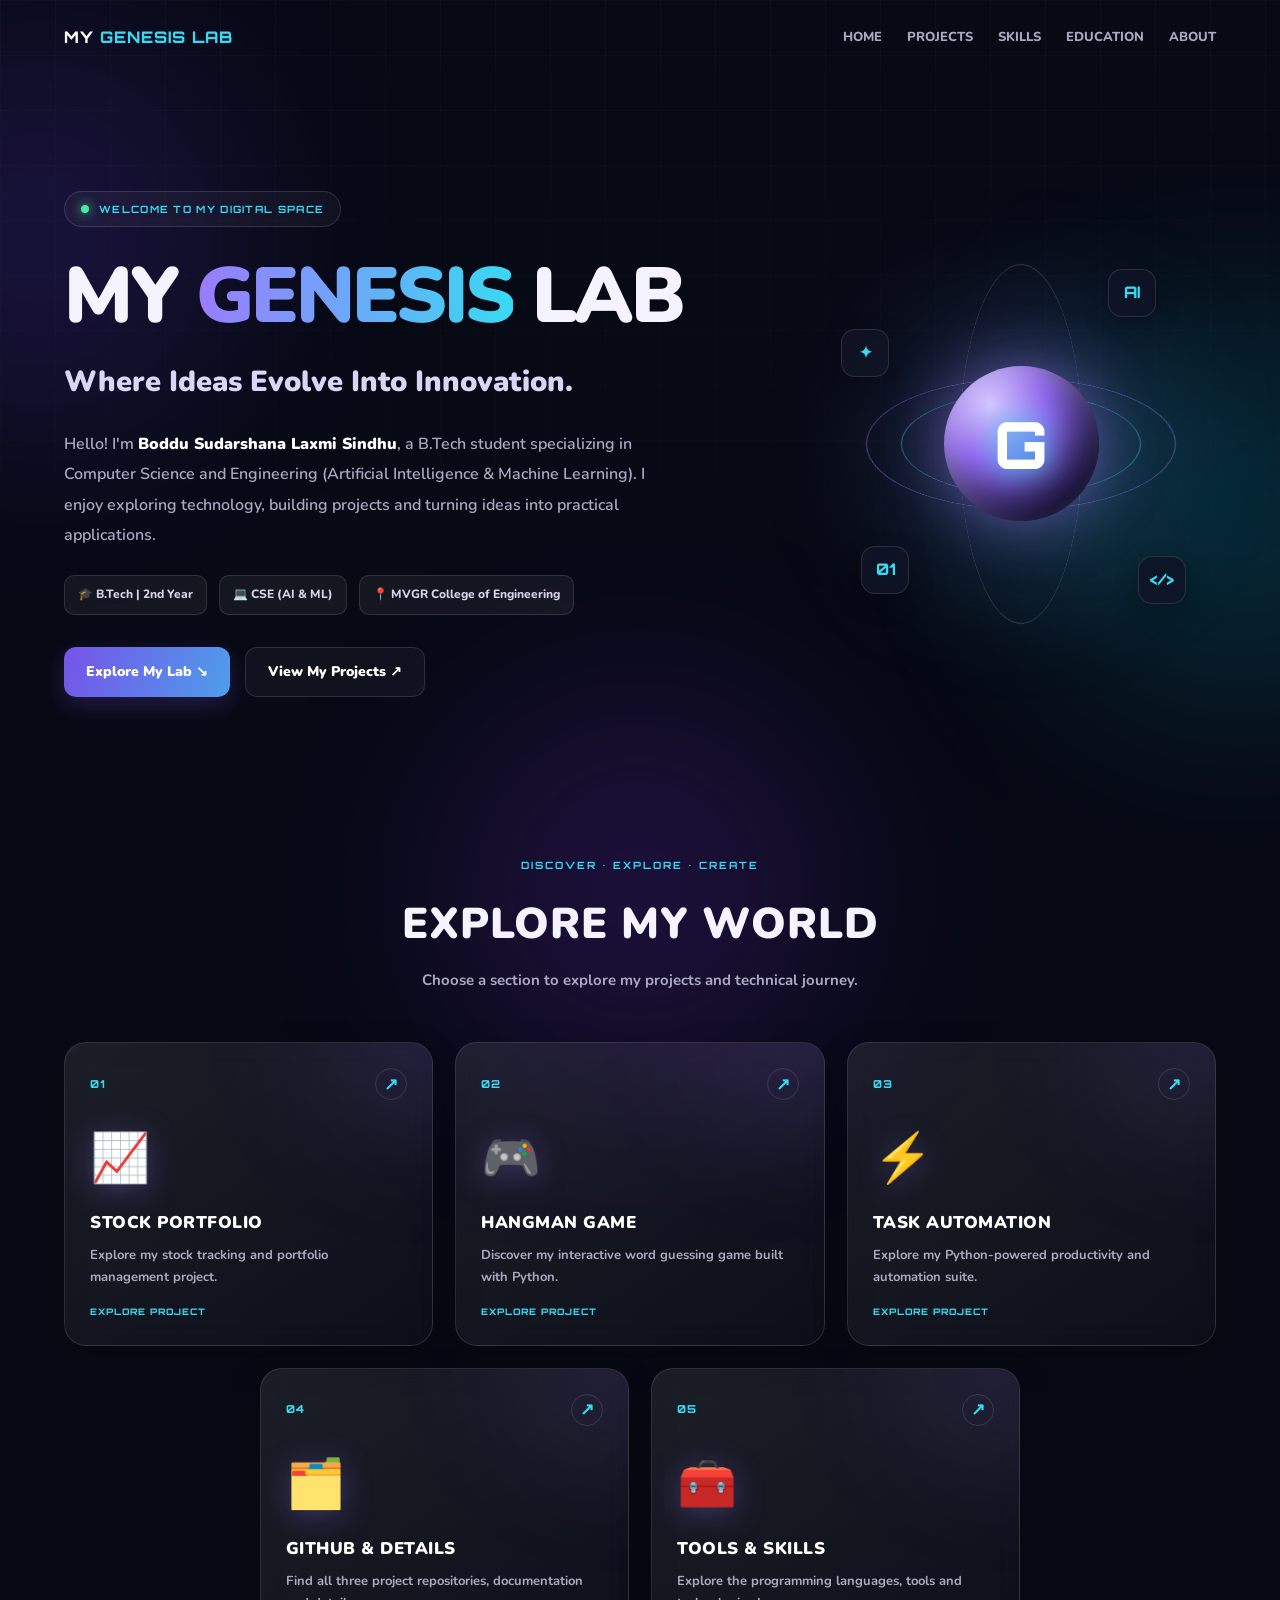
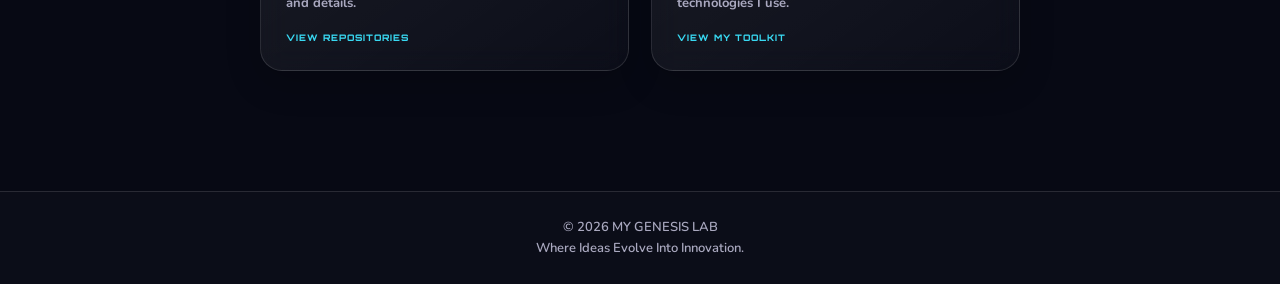
<file: index.html>
<!DOCTYPE html>
<html lang="en">
<head>
    <meta charset="UTF-8">
    <meta name="viewport" content="width=device-width, initial-scale=1.0">
    <meta name="description" content="MY GENESIS LAB - Portfolio of Boddu Sudarshana Laxmi Sindhu, B.Tech CSE AI & ML student.">
    <title>MY GENESIS LAB | Boddu Sudarshana Laxmi Sindhu</title>

    <!-- Fonts: Nunito for thick, friendly text and Orbitron for futuristic accents -->
    <link href="https://fonts.googleapis.com/css2?family=Nunito:wght@400;500;600;700;800;900;1000&family=Orbitron:wght@500;600;700;800&display=swap" rel="stylesheet">

    <!-- Stylesheets -->
    <link rel="stylesheet" href="css/style.css">
    <link rel="stylesheet" href="css/animations.css">
    <link rel="stylesheet" href="css/components.css">
    <link rel="stylesheet" href="css/responsive.css">
</head>

<body data-page="home">

    <!-- Loading Screen -->
    <div class="loader" id="loader">
        <div class="loader-content">
            <div class="loader-ring"></div>
            <h2>MY GENESIS LAB</h2>
            <p>Where Ideas Evolve Into Innovation.</p>
        </div>
    </div>

    <!-- Background Effects -->
    <div class="background-grid"></div>
    <div class="orb orb-one"></div>
    <div class="orb orb-two"></div>
    <div class="orb orb-three"></div>

    <!-- Navigation will be inserted by navigation.js -->
    <header id="site-header"></header>

    <!-- Main Content -->
    <main>

        <!-- Hero Section -->
        <section class="hero">

            <div class="hero-content">
                <div class="hero-label">
                    <span class="status-dot"></span>
                    WELCOME TO MY DIGITAL SPACE
                </div>

                <h1>
                    MY <span>GENESIS</span> LAB
                </h1>

                <h2>Where Ideas Evolve Into Innovation.</h2>

                <p class="hero-description">
                    Hello! I'm <strong>Boddu Sudarshana Laxmi Sindhu</strong>,
                    a B.Tech student specializing in Computer Science and
                    Engineering (Artificial Intelligence & Machine Learning).
                    I enjoy exploring technology, building projects and
                    turning ideas into practical applications.
                </p>

                <div class="hero-details">
                    <span>🎓 B.Tech | 2nd Year</span>
                    <span>💻 CSE (AI & ML)</span>
                    <span>📍 MVGR College of Engineering</span>
                </div>

                <div class="hero-buttons">
                    <a href="#dashboard" class="btn-primary">Explore My Lab ↘</a>
                    <a href="pages/projects.html" class="btn-outline">View My Projects ↗</a>
                </div>
            </div>

            <!-- Decorative 3D Element -->
            <div class="hero-visual">
                <div class="visual-glow"></div>
                <div class="orbit orbit-one"></div>
                <div class="orbit orbit-two"></div>
                <div class="orbit orbit-three"></div>

                <div class="core-sphere">
                    <div class="sphere-inner">G</div>
                </div>

                <div class="floating-symbol symbol-one">AI</div>
                <div class="floating-symbol symbol-two">&lt;/&gt;</div>
                <div class="floating-symbol symbol-three">✦</div>
                <div class="floating-symbol symbol-four">01</div>
            </div>

        </section>

        <!-- Dashboard Section -->
        <section class="dashboard-section" id="dashboard">

            <div class="section-heading">
                <span class="section-kicker">DISCOVER • EXPLORE • CREATE</span>
                <h2>EXPLORE MY WORLD</h2>
                <p>Choose a section to explore my projects and technical journey.</p>
            </div>

            <!-- Exactly 5 interactive dashboard cards -->
            <div class="dashboard-grid">

                <!-- 01 Stock Portfolio -->
                <a href="pages/stock-portfolio.html" class="dashboard-card">
                    <div class="card-top">
                        <span class="card-number">01</span>
                        <span class="card-arrow">↗</span>
                    </div>
                    <div class="card-icon">📈</div>
                    <h3>STOCK PORTFOLIO</h3>
                    <p>Explore my stock tracking and portfolio management project.</p>
                    <span class="card-link">EXPLORE PROJECT</span>
                </a>

                <!-- 02 Hangman Game -->
                <a href="pages/hangman.html" class="dashboard-card">
                    <div class="card-top">
                        <span class="card-number">02</span>
                        <span class="card-arrow">↗</span>
                    </div>
                    <div class="card-icon">🎮</div>
                    <h3>HANGMAN GAME</h3>
                    <p>Discover my interactive word guessing game built with Python.</p>
                    <span class="card-link">EXPLORE PROJECT</span>
                </a>

                <!-- 03 Task Automation -->
                <a href="pages/taskflow.html" class="dashboard-card">
                    <div class="card-top">
                        <span class="card-number">03</span>
                        <span class="card-arrow">↗</span>
                    </div>
                    <div class="card-icon">⚡</div>
                    <h3>TASK AUTOMATION</h3>
                    <p>Explore my Python-powered productivity and automation suite.</p>
                    <span class="card-link">EXPLORE PROJECT</span>
                </a>

                <!-- 04 GitHub and Project Details -->
                <a href="pages/projects.html" class="dashboard-card">
                    <div class="card-top">
                        <span class="card-number">04</span>
                        <span class="card-arrow">↗</span>
                    </div>
                    <div class="card-icon">🗂️</div>
                    <h3>GITHUB & DETAILS</h3>
                    <p>Find all three project repositories, documentation and details.</p>
                    <span class="card-link">VIEW REPOSITORIES</span>
                </a>

                <!-- 05 Tools and Skills -->
                <a href="pages/skills.html" class="dashboard-card">
                    <div class="card-top">
                        <span class="card-number">05</span>
                        <span class="card-arrow">↗</span>
                    </div>
                    <div class="card-icon">🧰</div>
                    <h3>TOOLS & SKILLS</h3>
                    <p>Explore the programming languages, tools and technologies I use.</p>
                    <span class="card-link">VIEW MY TOOLKIT</span>
                </a>

            </div>
        </section>

    </main>

    <!-- Footer will be inserted by navigation.js -->
    <footer id="site-footer"></footer>

    <!-- JavaScript -->
    <script src="js/navigation.js"></script>
    <script src="js/animations.js"></script>
    <script src="js/projects.js"></script>
    <script src="js/main.js"></script>

</body>
</html>
</file>
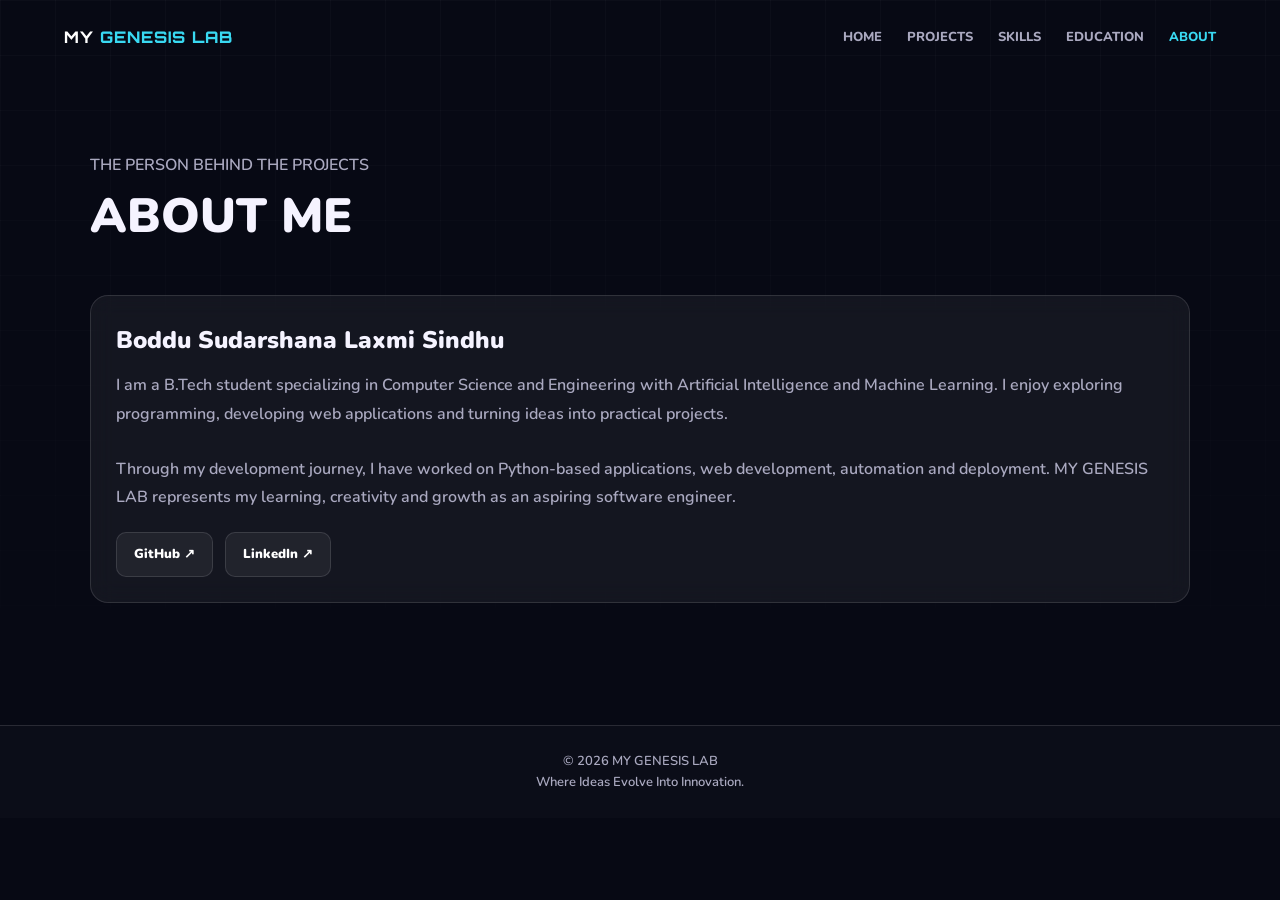
<file: pages/about.html>
<!DOCTYPE html>
<html lang="en">
<head>
    <meta charset="UTF-8">
    <meta name="viewport" content="width=device-width, initial-scale=1.0">
    <title>About Me | MY GENESIS LAB</title>

    <!-- Google Fonts -->
    <link href="https://fonts.googleapis.com/css2?family=Nunito:wght@400;500;600;700;800;900;1000&family=Orbitron:wght@500;600;700;800&display=swap" rel="stylesheet">

    <!-- CSS Files -->
    <link rel="stylesheet" href="../css/style.css">
    <link rel="stylesheet" href="../css/animations.css">
    <link rel="stylesheet" href="../css/components.css">
    <link rel="stylesheet" href="../css/responsive.css">
</head>

<body data-page="about">

<div class="background-grid"></div>
<div id="site-header"></div>

<main class="page-container">
    <div class="page-heading">
        <p>THE PERSON BEHIND THE PROJECTS</p>
        <h1>ABOUT <span>ME</span></h1>
    </div>

    <div class="content-card">
        <h2>Boddu Sudarshana Laxmi Sindhu</h2>
        <p>
            I am a B.Tech student specializing in Computer Science and
            Engineering with Artificial Intelligence and Machine Learning.
            I enjoy exploring programming, developing web applications
            and turning ideas into practical projects.
        </p>
        <br>
        <p>
            Through my development journey, I have worked on Python-based
            applications, web development, automation and deployment.
            MY GENESIS LAB represents my learning, creativity and growth
            as an aspiring software engineer.
        </p>

        <div class="profile-links">
            <a href="https://github.com/sindhu-m2" target="_blank" rel="noopener noreferrer">GitHub ↗</a>

            <a href="https://www.linkedin.com/in/boddu-sudarshana-laxmi-sindhu-651ab63b5" target="_blank" rel="noopener noreferrer">LinkedIn ↗</a>
        </div>
    </div>
</main>

<div id="site-footer"></div>

<script src="../js/navigation.js"></script>
<script src="../js/animations.js"></script>
<script src="../js/main.js"></script>
</body>
</html>
</file>
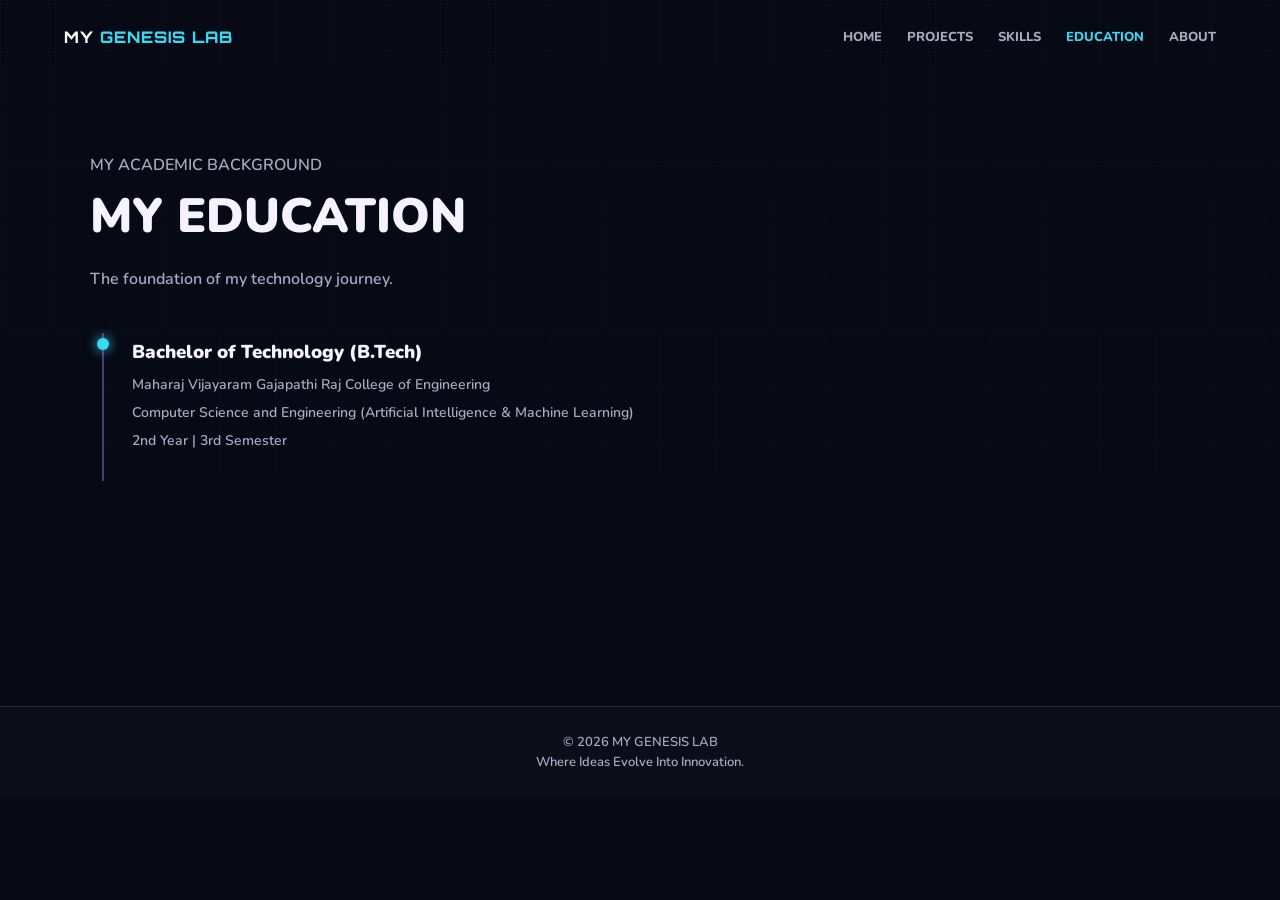
<file: pages/education.html>
<!DOCTYPE html>
<html lang="en">
<head>
    <meta charset="UTF-8">
    <meta name="viewport" content="width=device-width, initial-scale=1.0">
    <title>Education | MY GENESIS LAB</title>

    <!-- Google Fonts -->
    <link href="https://fonts.googleapis.com/css2?family=Nunito:wght@400;500;600;700;800;900;1000&family=Orbitron:wght@500;600;700;800&display=swap" rel="stylesheet">

    <!-- CSS Files -->
    <link rel="stylesheet" href="../css/style.css">
    <link rel="stylesheet" href="../css/animations.css">
    <link rel="stylesheet" href="../css/components.css">
    <link rel="stylesheet" href="../css/responsive.css">
</head>

<body data-page="education">

<div class="background-grid"></div>
<div id="site-header"></div>

<main class="page-container">
    <div class="page-heading">
        <p>MY ACADEMIC BACKGROUND</p>
        <h1>MY <span>EDUCATION</span></h1>
        <p class="subtitle">The foundation of my technology journey.</p>
    </div>

    <div class="timeline-item">
        <h3>Bachelor of Technology (B.Tech)</h3>
        <p>Maharaj Vijayaram Gajapathi Raj College of Engineering</p>
        <p>Computer Science and Engineering (Artificial Intelligence & Machine Learning)</p>
        <p>2nd Year | 3rd Semester</p>
    </div>
</main>

<div id="site-footer"></div>

<script src="../js/navigation.js"></script>
<script src="../js/animations.js"></script>
<script src="../js/main.js"></script>
</body>
</html>
</file>
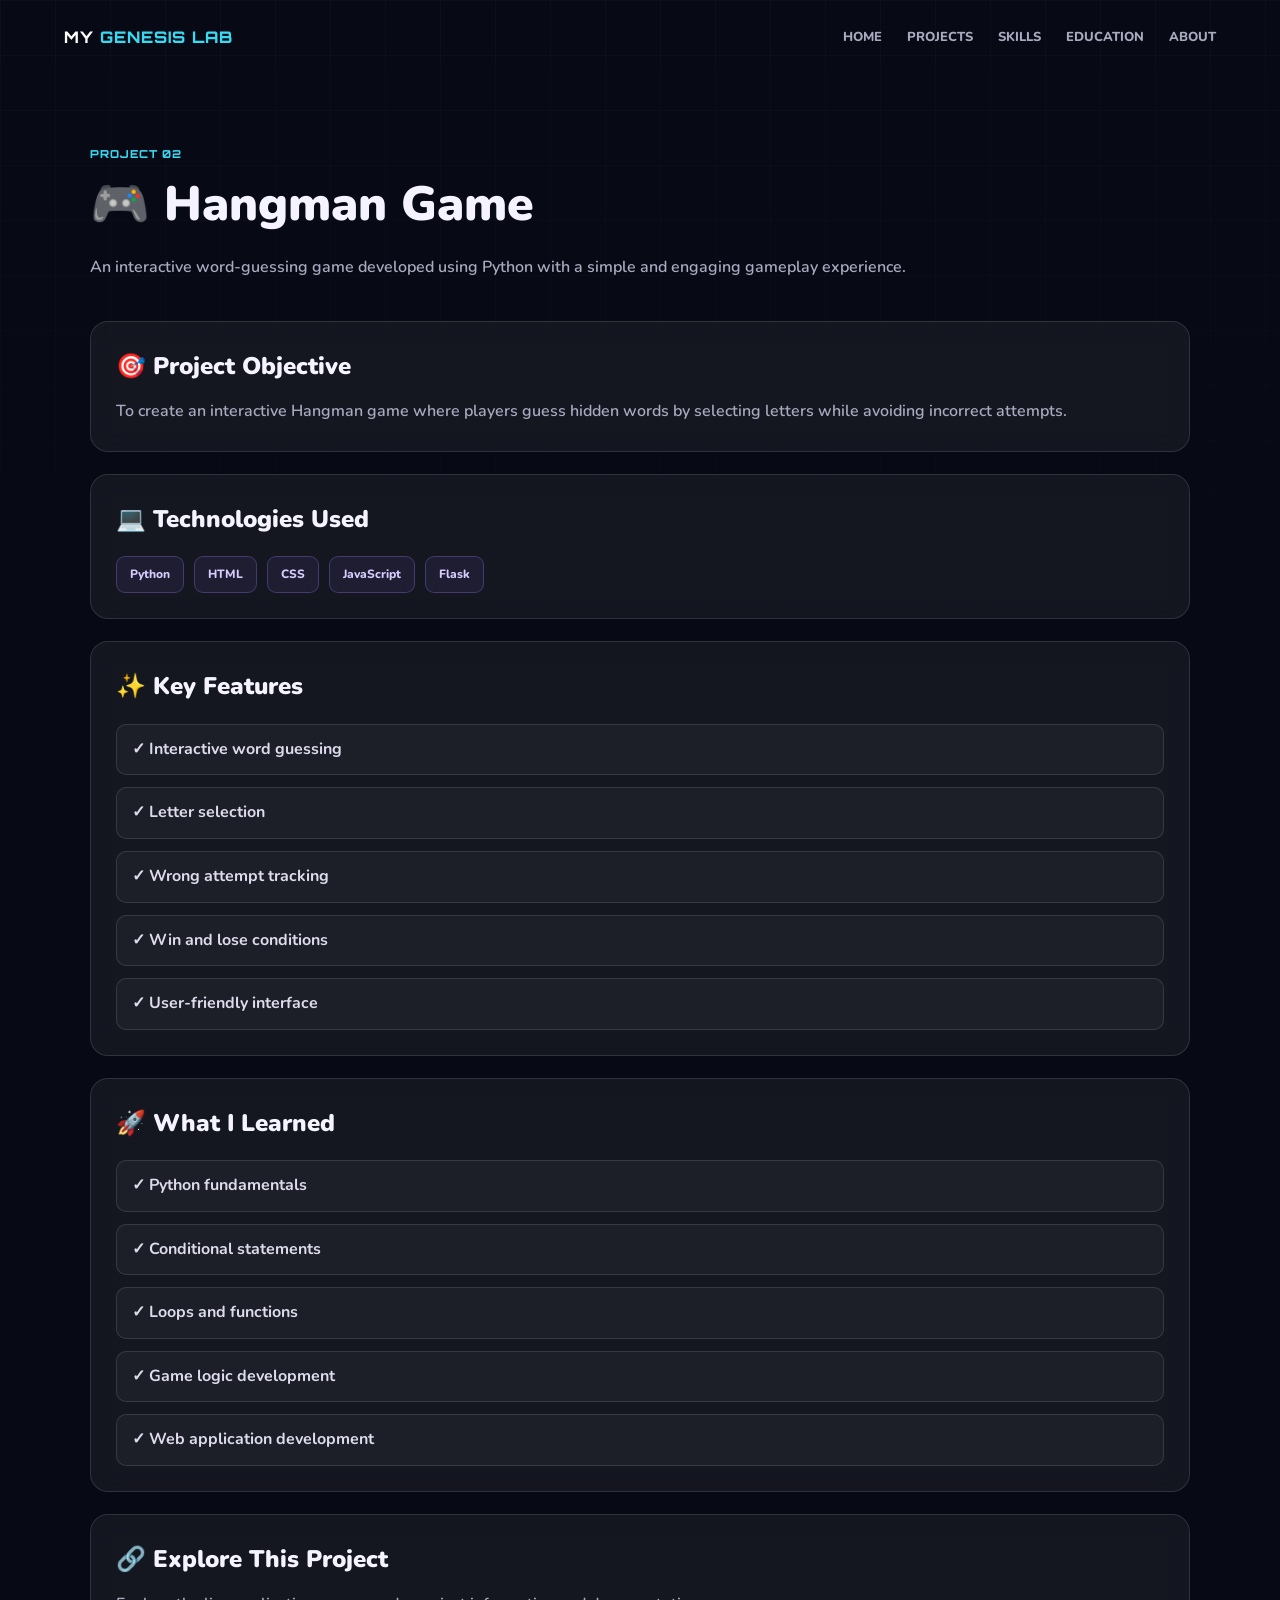
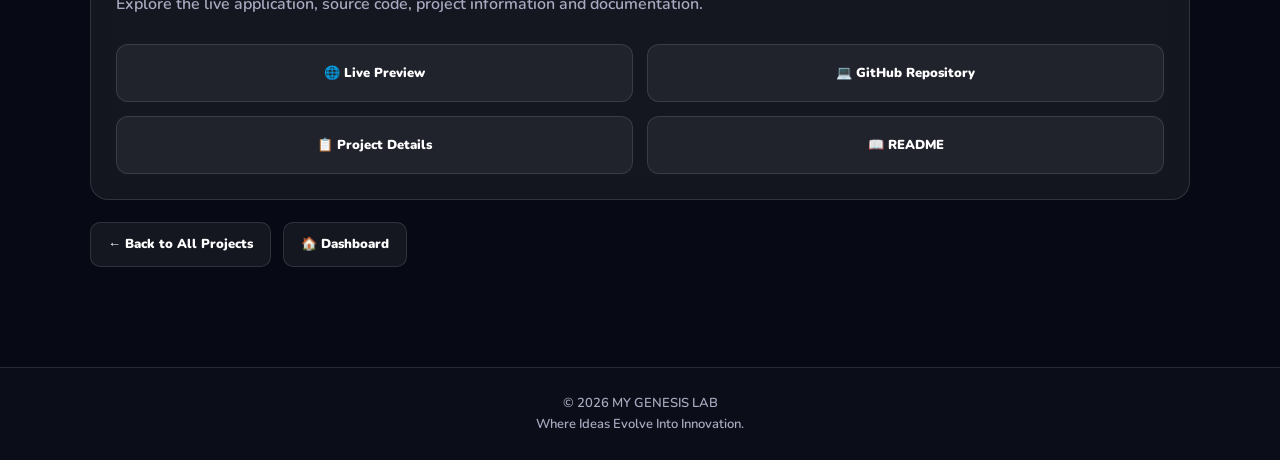
<file: pages/hangman.html>
<!DOCTYPE html>
<html lang="en">
<head>
    <meta charset="UTF-8">
    <meta name="viewport" content="width=device-width, initial-scale=1.0">
    <title>Hangman | MY GENESIS LAB</title>

    <!-- Google Fonts -->
    <link href="https://fonts.googleapis.com/css2?family=Nunito:wght@400;500;600;700;800;900;1000&family=Orbitron:wght@500;600;700;800&display=swap" rel="stylesheet">

    <!-- CSS Files -->
    <link rel="stylesheet" href="../css/style.css">
    <link rel="stylesheet" href="../css/animations.css">
    <link rel="stylesheet" href="../css/components.css">
    <link rel="stylesheet" href="../css/responsive.css">
</head>

<body data-page="hangman" data-project="hangman">

<div class="background-grid"></div>
<div id="site-header"></div>

<main id="app"></main>

<div id="site-footer"></div>

<script src="../js/navigation.js"></script>
<script src="../js/projects.js"></script>
<script src="../js/animations.js"></script>
<script src="../js/main.js"></script>
</body>
</html>
</file>
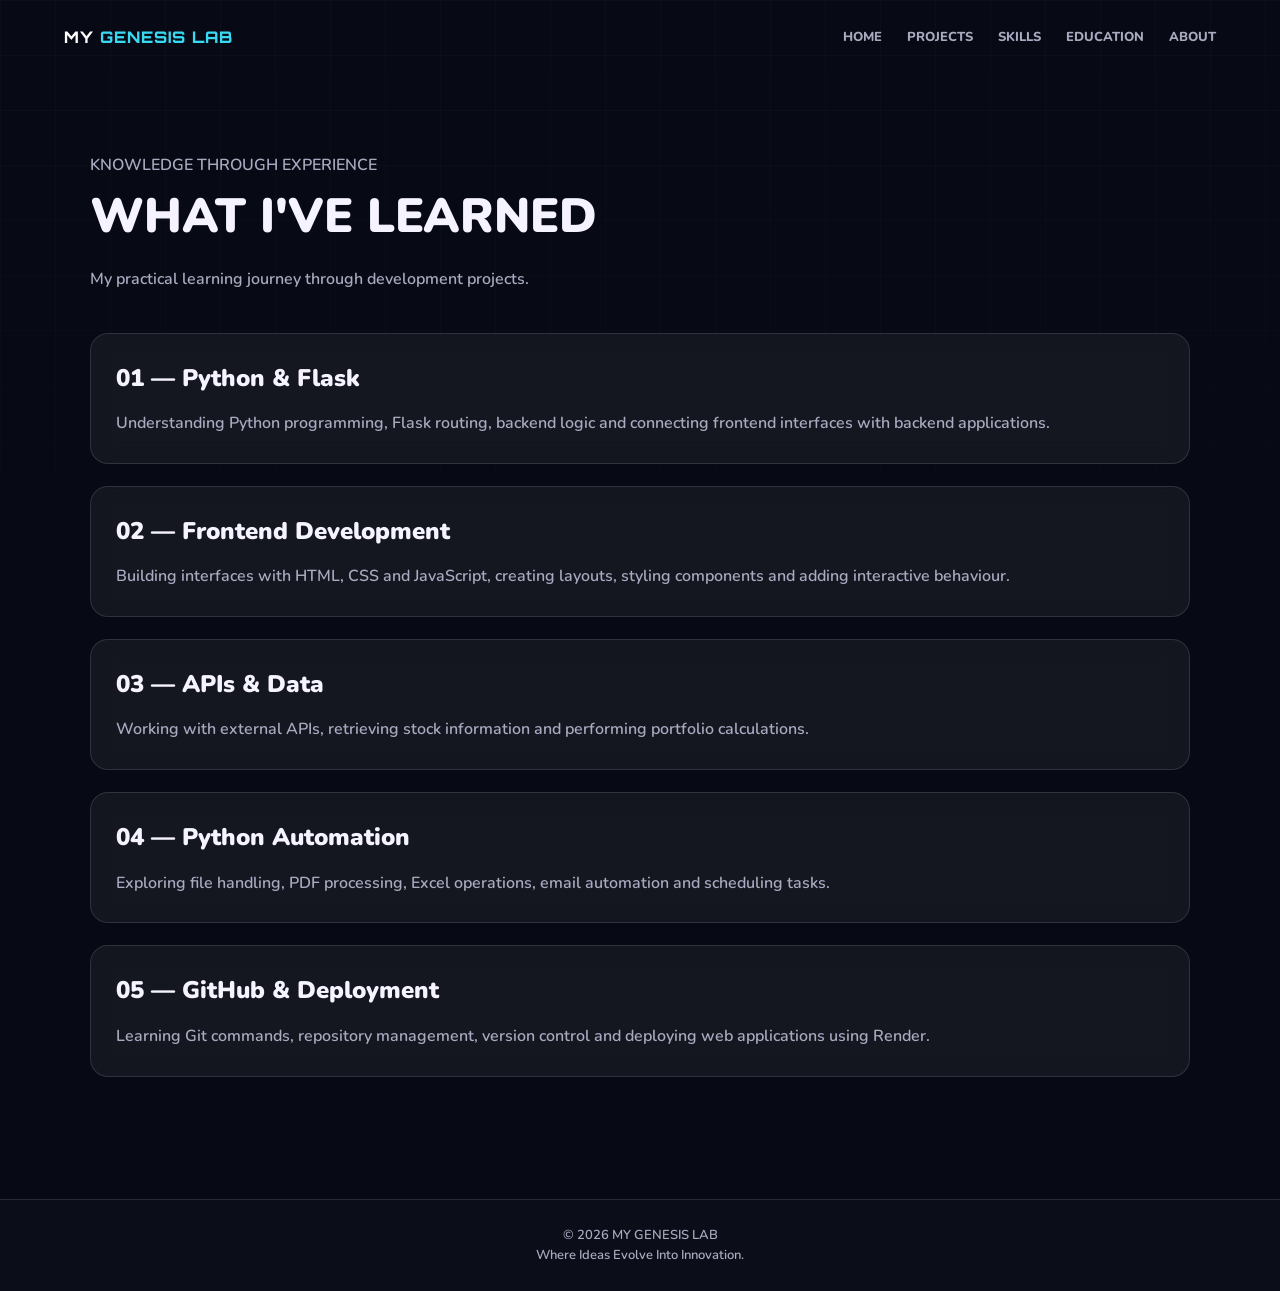
<file: pages/learning.html>
<!DOCTYPE html>
<html lang="en">
<head>
    <meta charset="UTF-8">
    <meta name="viewport" content="width=device-width, initial-scale=1.0">
    <title>Learning | MY GENESIS LAB</title>

    <!-- Google Fonts -->
    <link href="https://fonts.googleapis.com/css2?family=Nunito:wght@400;500;600;700;800;900;1000&family=Orbitron:wght@500;600;700;800&display=swap" rel="stylesheet">

    <!-- CSS Files -->
    <link rel="stylesheet" href="../css/style.css">
    <link rel="stylesheet" href="../css/animations.css">
    <link rel="stylesheet" href="../css/components.css">
    <link rel="stylesheet" href="../css/responsive.css">
</head>

<body data-page="learning">

<div class="background-grid"></div>
<div id="site-header"></div>

<main class="page-container">
    <div class="page-heading">
        <p>KNOWLEDGE THROUGH EXPERIENCE</p>
        <h1>WHAT I'VE <span>LEARNED</span></h1>
        <p class="subtitle">My practical learning journey through development projects.</p>
    </div>

    <div class="content-card">
        <h2>01 — Python & Flask</h2>
        <p>Understanding Python programming, Flask routing, backend logic and connecting frontend interfaces with backend applications.</p>
    </div>

    <div class="content-card">
        <h2>02 — Frontend Development</h2>
        <p>Building interfaces with HTML, CSS and JavaScript, creating layouts, styling components and adding interactive behaviour.</p>
    </div>

    <div class="content-card">
        <h2>03 — APIs & Data</h2>
        <p>Working with external APIs, retrieving stock information and performing portfolio calculations.</p>
    </div>

    <div class="content-card">
        <h2>04 — Python Automation</h2>
        <p>Exploring file handling, PDF processing, Excel operations, email automation and scheduling tasks.</p>
    </div>

    <div class="content-card">
        <h2>05 — GitHub & Deployment</h2>
        <p>Learning Git commands, repository management, version control and deploying web applications using Render.</p>
    </div>
</main>

<div id="site-footer"></div>

<script src="../js/navigation.js"></script>
<script src="../js/animations.js"></script>
<script src="../js/main.js"></script>
</body>
</html>
</file>
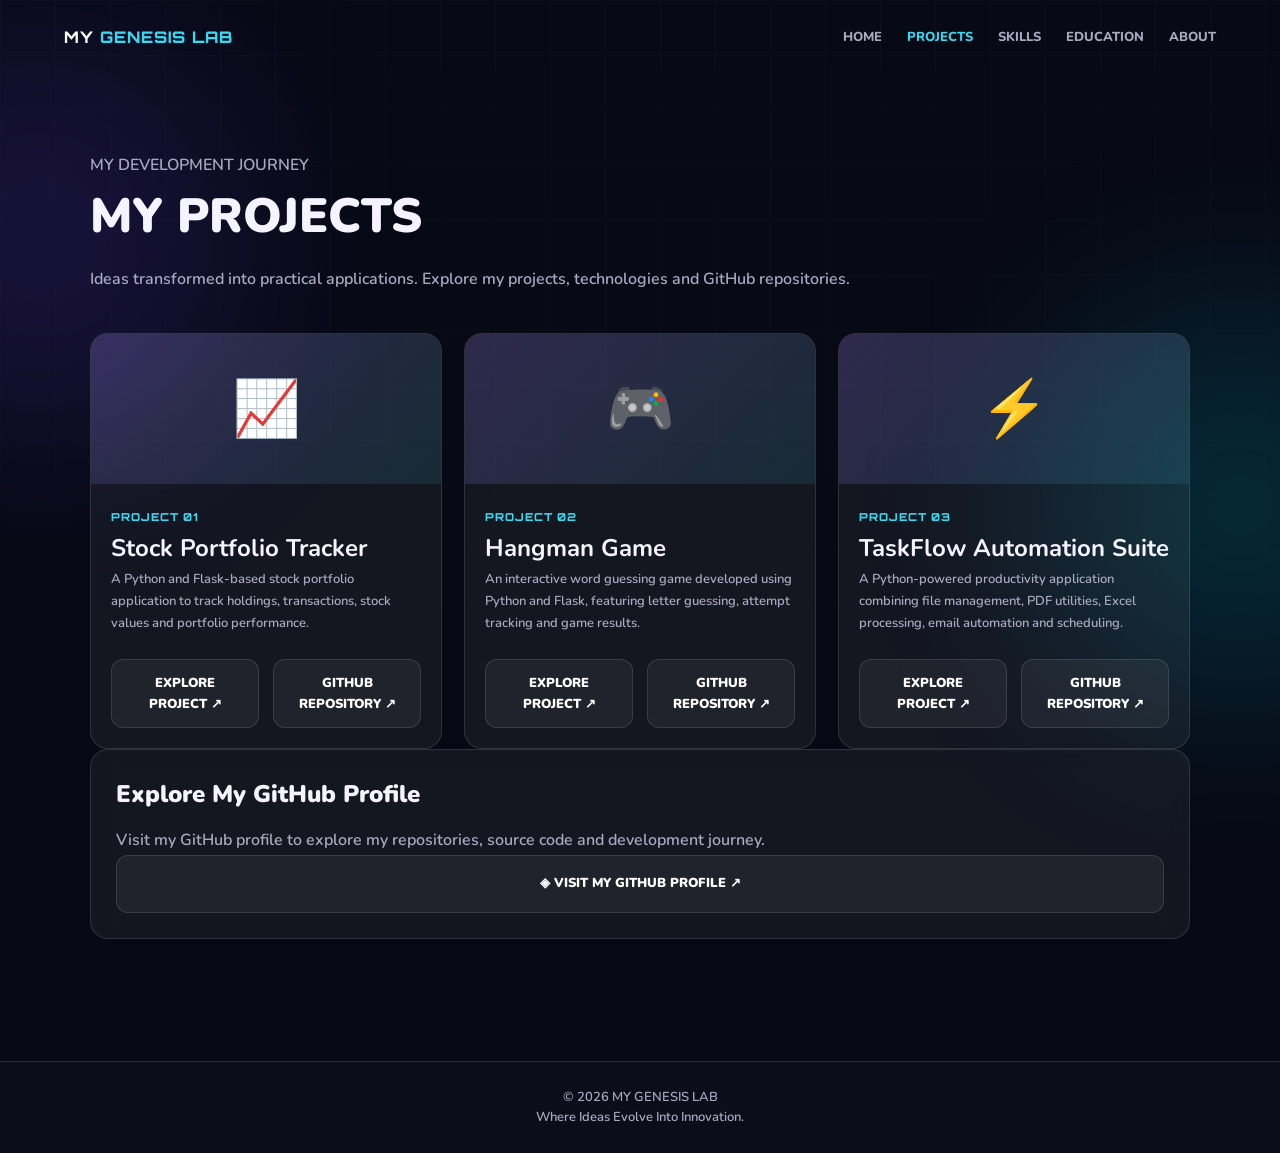
<file: pages/projects.html>
<!DOCTYPE html>
<html lang="en">

<head>

    <meta charset="UTF-8">

    <meta name="viewport" content="width=device-width, initial-scale=1.0">

    <meta
        name="description"
        content="Explore the projects and GitHub repositories of MY GENESIS LAB."
    >

    <title>Projects | MY GENESIS LAB</title>


    <!-- GOOGLE FONTS -->

    <link
        href="https://fonts.googleapis.com/css2?family=Nunito:wght@400;500;600;700;800;900;1000&family=Orbitron:wght@500;600;700;800&display=swap"
        rel="stylesheet"
    >


    <!-- CSS FILES -->

    <link rel="stylesheet" href="../css/style.css">

    <link rel="stylesheet" href="../css/animations.css">

    <link rel="stylesheet" href="../css/components.css">

    <link rel="stylesheet" href="../css/responsive.css">

</head>


<body data-page="projects">


    <!-- BACKGROUND EFFECTS -->

    <div class="background-grid"></div>

    <div class="orb orb-one"></div>

    <div class="orb orb-two"></div>


    <!-- NAVIGATION -->

    <div id="site-header"></div>


    <!-- MAIN CONTENT -->

    <main class="page-container">


        <!-- PAGE HEADING -->

        <div class="page-heading">

            <p>MY DEVELOPMENT JOURNEY</p>

            <h1>
                MY <span>PROJECTS</span>
            </h1>

            <p class="subtitle">

                Ideas transformed into practical applications.
                Explore my projects, technologies and GitHub repositories.

            </p>

        </div>



        <!-- PROJECT CARDS -->

        <div class="project-grid">


            <!-- ================================= -->
            <!-- PROJECT 01 - STOCK PORTFOLIO -->
            <!-- ================================= -->

            <article class="project-card">

                <div class="project-art">
                    📈
                </div>

                <div class="project-info">

                    <span class="card-number">
                        PROJECT 01
                    </span>

                    <h2>
                        Stock Portfolio Tracker
                    </h2>

                    <p>

                        A Python and Flask-based stock portfolio
                        application to track holdings, transactions,
                        stock values and portfolio performance.

                    </p>


                    <div class="action-grid">

                        <a
                            href="stock-portfolio.html"
                            class="action-button primary">

                            EXPLORE PROJECT ↗

                        </a>


                        <a
                            href="https://github.com/sindhu-m2/Stock-Portfolio-Project"
                            class="action-button"
                            target="_blank"
                            rel="noopener noreferrer">

                            GITHUB REPOSITORY ↗

                        </a>

                    </div>

                </div>

            </article>



            <!-- ================================= -->
            <!-- PROJECT 02 - HANGMAN -->
            <!-- ================================= -->

            <article class="project-card">

                <div class="project-art">
                    🎮
                </div>

                <div class="project-info">

                    <span class="card-number">
                        PROJECT 02
                    </span>

                    <h2>
                        Hangman Game
                    </h2>

                    <p>

                        An interactive word guessing game developed
                        using Python and Flask, featuring letter
                        guessing, attempt tracking and game results.

                    </p>


                    <div class="action-grid">

                        <a
                            href="hangman.html"
                            class="action-button primary">

                            EXPLORE PROJECT ↗

                        </a>


                        <a
                            href="https://github.com/sindhu-m2/Hangman-Game-Project"
                            class="action-button"
                            target="_blank"
                            rel="noopener noreferrer">

                            GITHUB REPOSITORY ↗

                        </a>

                    </div>

                </div>

            </article>



            <!-- ================================= -->
            <!-- PROJECT 03 - TASKFLOW -->
            <!-- ================================= -->

            <article class="project-card">

                <div class="project-art">
                    ⚡
                </div>

                <div class="project-info">

                    <span class="card-number">
                        PROJECT 03
                    </span>

                    <h2>
                        TaskFlow Automation Suite
                    </h2>

                    <p>

                        A Python-powered productivity application
                        combining file management, PDF utilities,
                        Excel processing, email automation and scheduling.

                    </p>


                    <div class="action-grid">

                        <a
                            href="taskflow.html"
                            class="action-button primary">

                            EXPLORE PROJECT ↗

                        </a>


                        <a
                            href="https://github.com/sindhu-m2/Task-Automation-Project"
                            class="action-button"
                            target="_blank"
                            rel="noopener noreferrer">

                            GITHUB REPOSITORY ↗

                        </a>

                    </div>

                </div>

            </article>


        </div>


        <!-- GITHUB PROFILE SECTION -->

        <div class="content-card">

            <h2>Explore My GitHub Profile</h2>

            <p>

                Visit my GitHub profile to explore my repositories,
                source code and development journey.

            </p>

            <a
                href="https://github.com/sindhu-m2"
                class="action-button primary"
                target="_blank"
                rel="noopener noreferrer">

                ◈ VISIT MY GITHUB PROFILE ↗

            </a>

        </div>


    </main>



    <!-- FOOTER -->

    <div id="site-footer"></div>



    <!-- JAVASCRIPT FILES -->

    <script src="../js/navigation.js"></script>

    <script src="../js/projects.js"></script>

    <script src="../js/animations.js"></script>

    <script src="../js/main.js"></script>


</body>

</html>
</file>
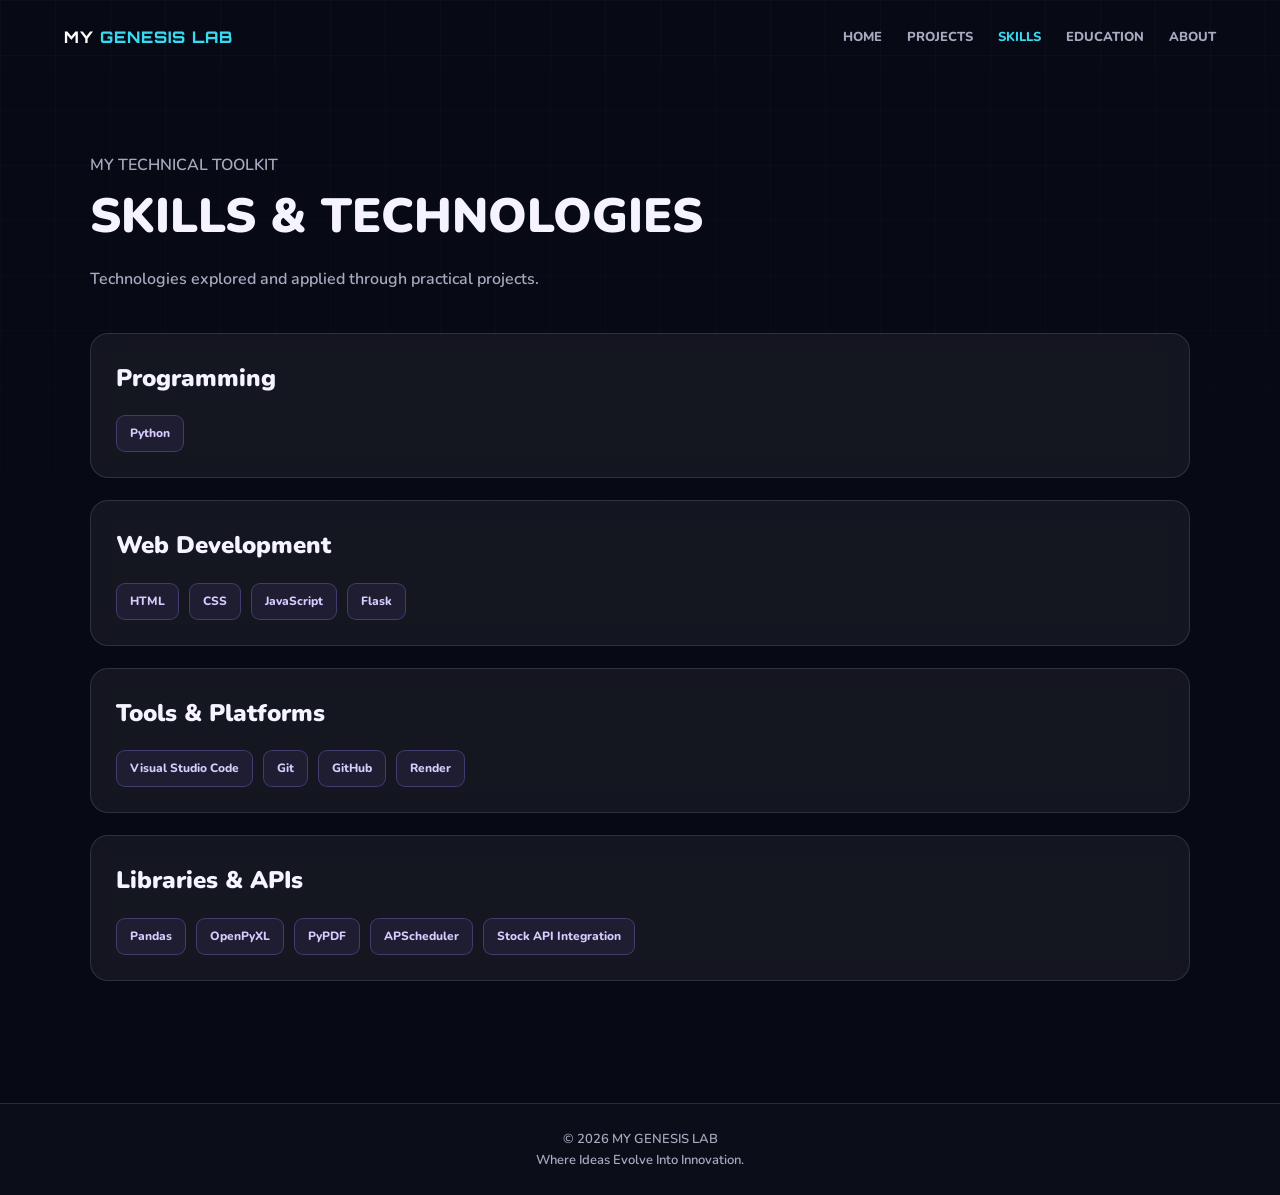
<file: pages/skills.html>
<!DOCTYPE html>
<html lang="en">
<head>
    <meta charset="UTF-8">
    <meta name="viewport" content="width=device-width, initial-scale=1.0">
    <title>Skills | MY GENESIS LAB</title>

    <!-- Google Fonts -->
    <link href="https://fonts.googleapis.com/css2?family=Nunito:wght@400;500;600;700;800;900;1000&family=Orbitron:wght@500;600;700;800&display=swap" rel="stylesheet">

    <!-- CSS Files -->
    <link rel="stylesheet" href="../css/style.css">
    <link rel="stylesheet" href="../css/animations.css">
    <link rel="stylesheet" href="../css/components.css">
    <link rel="stylesheet" href="../css/responsive.css">
</head>

<body data-page="skills">

<div class="background-grid"></div>
<div id="site-header"></div>

<main class="page-container">
    <div class="page-heading">
        <p>MY TECHNICAL TOOLKIT</p>
        <h1>SKILLS & <span>TECHNOLOGIES</span></h1>
        <p class="subtitle">Technologies explored and applied through practical projects.</p>
    </div>

    <div class="content-card">
        <h2>Programming</h2>
        <div class="tag-list">
            <span class="tag">Python</span>
        </div>
    </div>

    <div class="content-card">
        <h2>Web Development</h2>
        <div class="tag-list">
            <span class="tag">HTML</span>
            <span class="tag">CSS</span>
            <span class="tag">JavaScript</span>
            <span class="tag">Flask</span>
        </div>
    </div>

    <div class="content-card">
        <h2>Tools & Platforms</h2>
        <div class="tag-list">
            <span class="tag">Visual Studio Code</span>
            <span class="tag">Git</span>
            <span class="tag">GitHub</span>
            <span class="tag">Render</span>
        </div>
    </div>

    <div class="content-card">
        <h2>Libraries & APIs</h2>
        <div class="tag-list">
            <span class="tag">Pandas</span>
            <span class="tag">OpenPyXL</span>
            <span class="tag">PyPDF</span>
            <span class="tag">APScheduler</span>
            <span class="tag">Stock API Integration</span>
        </div>
    </div>
</main>

<div id="site-footer"></div>

<script src="../js/navigation.js"></script>
<script src="../js/animations.js"></script>
<script src="../js/main.js"></script>
</body>
</html>
</file>
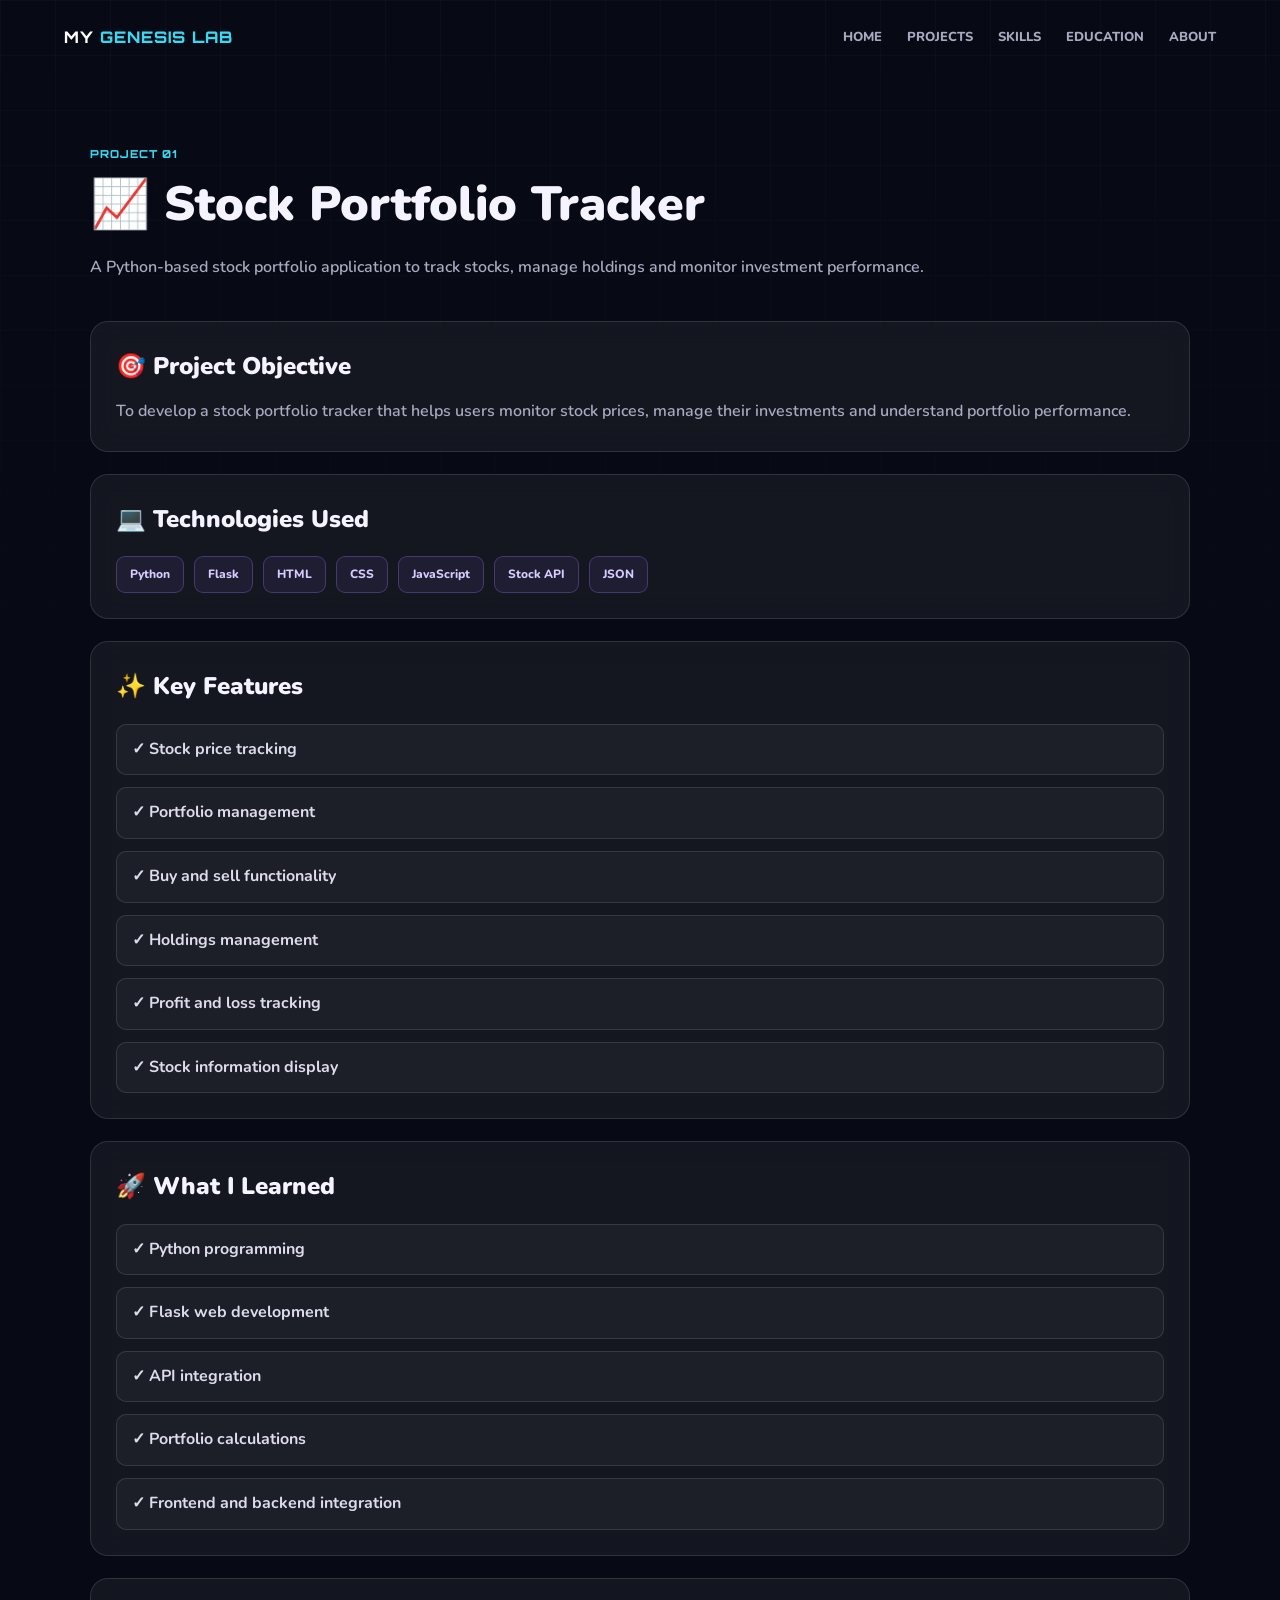
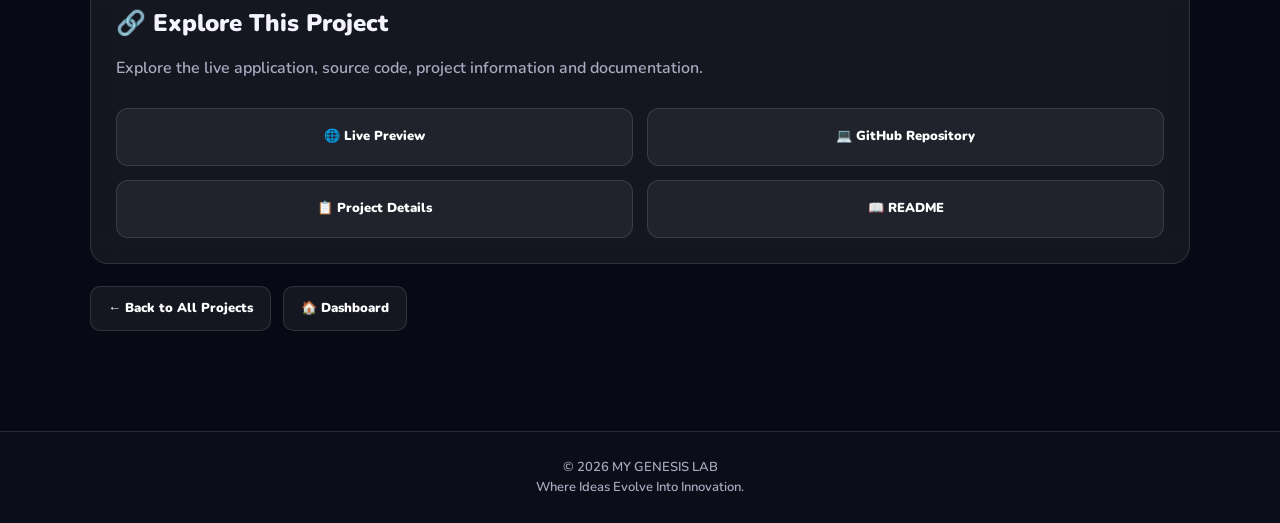
<file: pages/stock-portfolio.html>
<!DOCTYPE html>
<html lang="en">
<head>
    <meta charset="UTF-8">
    <meta name="viewport" content="width=device-width, initial-scale=1.0">
    <title>Stock Portfolio | MY GENESIS LAB</title>

    <!-- Google Fonts -->
    <link href="https://fonts.googleapis.com/css2?family=Nunito:wght@400;500;600;700;800;900;1000&family=Orbitron:wght@500;600;700;800&display=swap" rel="stylesheet">

    <!-- CSS Files -->
    <link rel="stylesheet" href="../css/style.css">
    <link rel="stylesheet" href="../css/animations.css">
    <link rel="stylesheet" href="../css/components.css">
    <link rel="stylesheet" href="../css/responsive.css">
</head>

<body data-page="stock" data-project="stock">

<div class="background-grid"></div>
<div id="site-header"></div>

<main id="app"></main>

<div id="site-footer"></div>

<script src="../js/navigation.js"></script>
<script src="../js/projects.js"></script>
<script src="../js/animations.js"></script>
<script src="../js/main.js"></script>
</body>
</html>
</file>
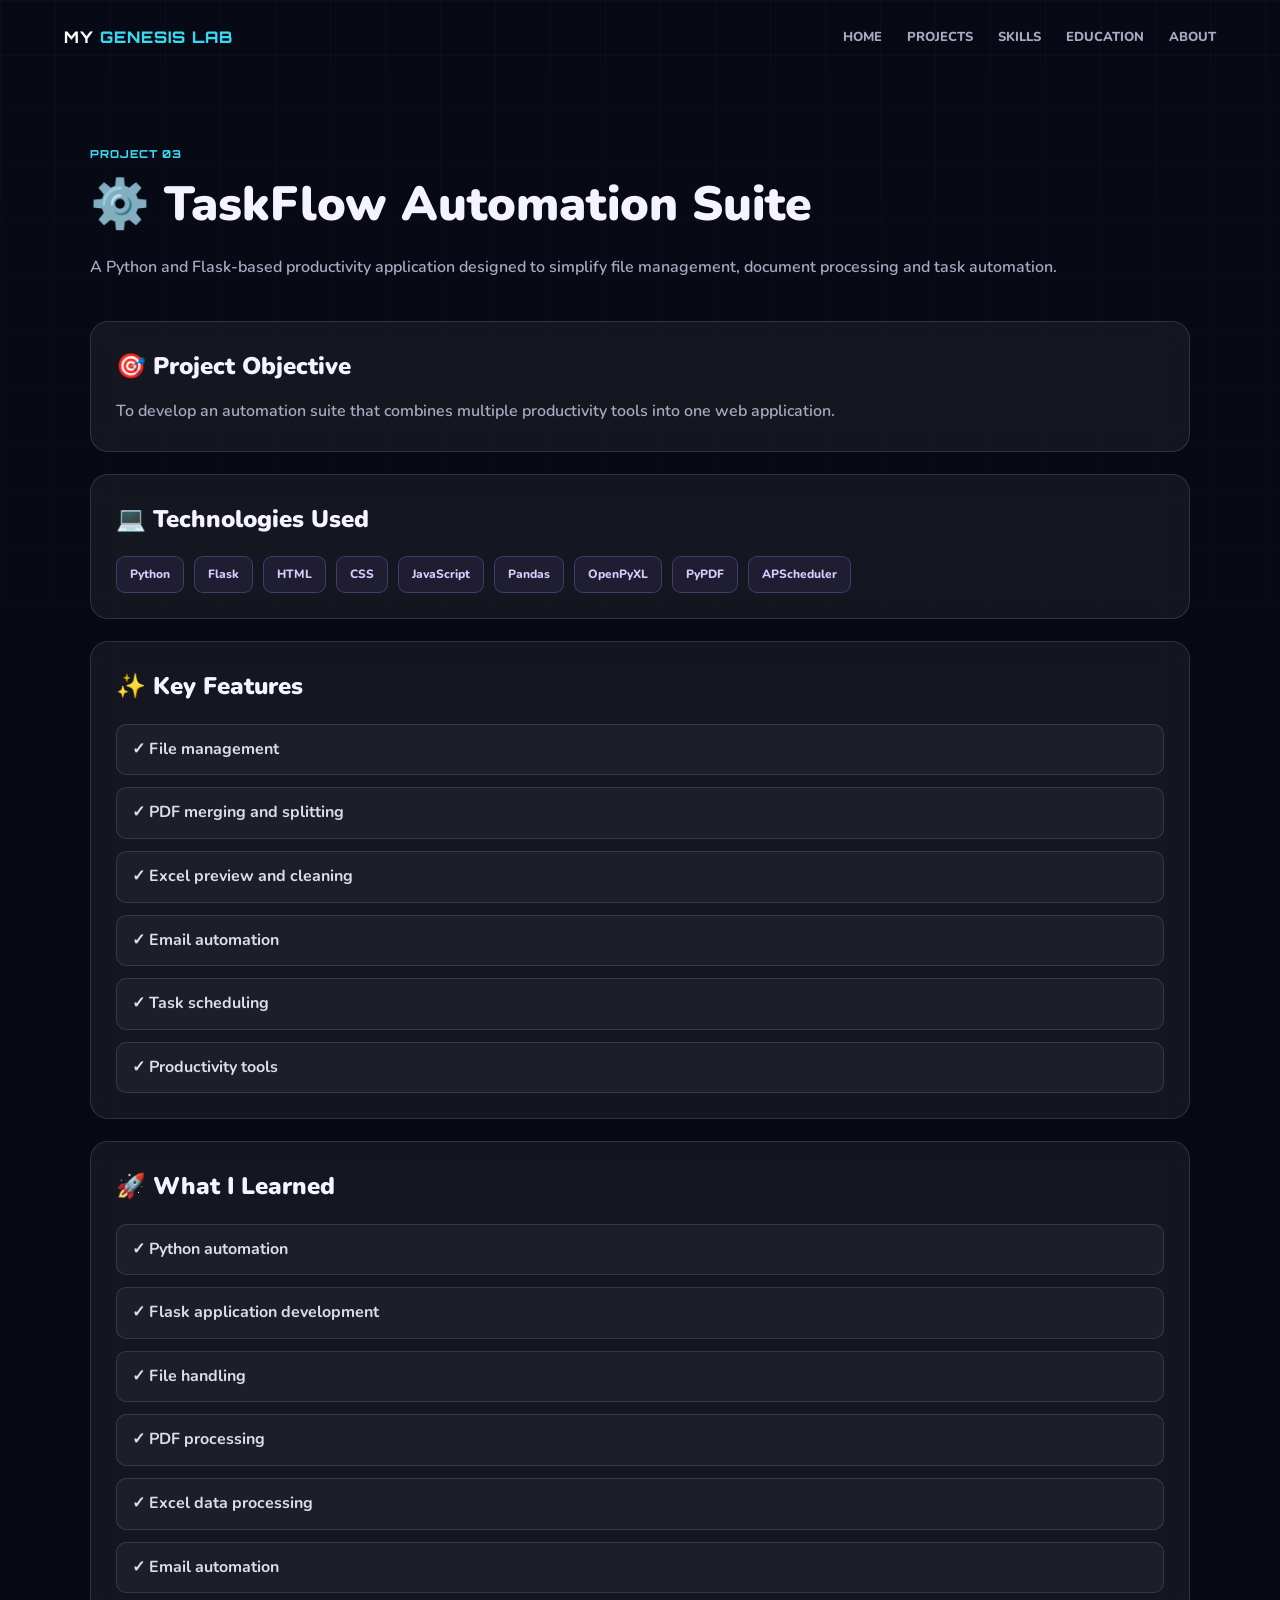
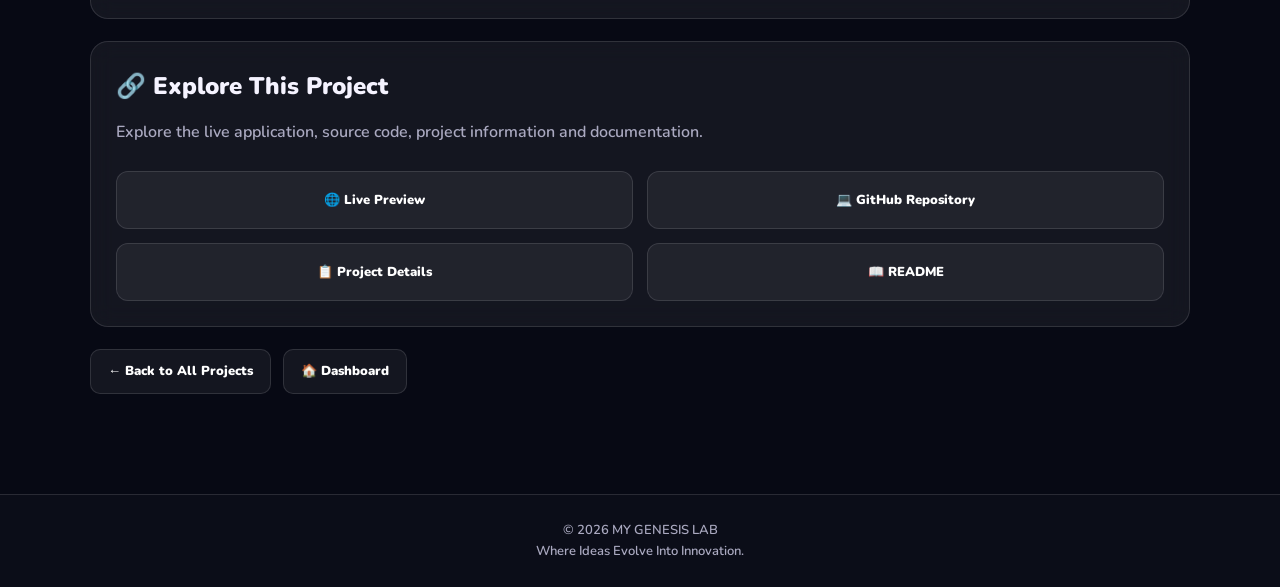
<file: pages/taskflow.html>
<!DOCTYPE html>
<html lang="en">
<head>
    <meta charset="UTF-8">
    <meta name="viewport" content="width=device-width, initial-scale=1.0">
    <title>TaskFlow | MY GENESIS LAB</title>

    <!-- Google Fonts -->
    <link href="https://fonts.googleapis.com/css2?family=Nunito:wght@400;500;600;700;800;900;1000&family=Orbitron:wght@500;600;700;800&display=swap" rel="stylesheet">

    <!-- CSS Files -->
    <link rel="stylesheet" href="../css/style.css">
    <link rel="stylesheet" href="../css/animations.css">
    <link rel="stylesheet" href="../css/components.css">
    <link rel="stylesheet" href="../css/responsive.css">
</head>

<body data-page="taskflow" data-project="taskflow">

<div class="background-grid"></div>
<div id="site-header"></div>

<main id="app"></main>

<div id="site-footer"></div>

<script src="../js/navigation.js"></script>
<script src="../js/projects.js"></script>
<script src="../js/animations.js"></script>
<script src="../js/main.js"></script>
</body>
</html>
</file>
<file: css/style.css>
/* =========================================
   MY GENESIS LAB - MAIN STYLES
   ========================================= */

:root {
    --bg: #070914;
    --bg-light: #101426;
    --surface: rgba(255, 255, 255, 0.055);
    --surface-hover: rgba(255, 255, 255, 0.10);

    --primary: #9b7bff;
    --primary-dark: #7653e8;
    --secondary: #39d9f2;

    --text: #f5f3ff;
    --muted: #aaa9c0;

    --border: rgba(255, 255, 255, 0.12);

    --font-main: 'Nunito', sans-serif;
    --font-tech: 'Orbitron', sans-serif;
}

/* Reset */
* {
    margin: 0;
    padding: 0;
    box-sizing: border-box;
}

html {
    scroll-behavior: smooth;
}

body {
    min-height: 100vh;
    overflow-x: hidden;
    background: var(--bg);
    color: var(--text);
    font-family: var(--font-main);
    font-weight: 600;
    line-height: 1.6;
    position: relative;
}

/* Selection */
::selection {
    background: var(--primary);
    color: white;
}

a {
    color: inherit;
    text-decoration: none;
}

button,
a {
    -webkit-tap-highlight-color: transparent;
}

/* =========================================
   BACKGROUND
   ========================================= */

.background-grid {
    position: fixed;
    inset: 0;
    z-index: -3;
    pointer-events: none;

    background-image:
        linear-gradient(rgba(255,255,255,0.025) 1px, transparent 1px),
        linear-gradient(90deg, rgba(255,255,255,0.025) 1px, transparent 1px);

    background-size: 55px 55px;

    mask-image: linear-gradient(to bottom, black, transparent 90%);
}

.orb {
    position: fixed;
    width: 380px;
    height: 380px;
    border-radius: 50%;
    filter: blur(110px);
    opacity: 0.19;
    z-index: -2;
    pointer-events: none;
}

.orb-one {
    background: #7548ff;
    top: 5%;
    left: -150px;
}

.orb-two {
    background: #00cce5;
    right: -150px;
    top: 35%;
}

.orb-three {
    background: #8a39ff;
    bottom: -180px;
    left: 35%;
}

/* =========================================
   LOADER
   ========================================= */

.loader {
    position: fixed;
    inset: 0;
    z-index: 9999;
    background: #070914;
    display: flex;
    justify-content: center;
    align-items: center;
    transition: opacity 0.5s ease, visibility 0.5s ease;
}

.loader.hidden {
    opacity: 0;
    visibility: hidden;
}

.loader-content {
    text-align: center;
}

.loader-content h2 {
    font-family: var(--font-tech);
    font-size: 18px;
    letter-spacing: 3px;
    margin-top: 25px;
}

.loader-content p {
    color: var(--muted);
    font-size: 13px;
    margin-top: 8px;
}

.loader-ring {
    width: 65px;
    height: 65px;
    margin: auto;
    border-radius: 50%;
    border: 4px solid rgba(255,255,255,0.1);
    border-top-color: var(--secondary);
    border-right-color: var(--primary);
    animation: rotate 1s linear infinite;
}

/* =========================================
   HERO SECTION
   ========================================= */

.hero {
    width: min(1200px, 90%);
    min-height: 680px;
    margin: auto;
    padding: 115px 0 90px;

    display: flex;
    align-items: center;
    justify-content: space-between;
    gap: 50px;
}

.hero-content {
    flex: 1;
    max-width: 680px;
    z-index: 2;
}

.hero-label {
    display: inline-flex;
    align-items: center;
    gap: 10px;

    padding: 9px 16px;
    border: 1px solid var(--border);
    border-radius: 50px;

    background: rgba(255,255,255,0.04);

    color: var(--secondary);
    font-family: var(--font-tech);
    font-size: 10px;
    font-weight: 700;
    letter-spacing: 1.3px;
    margin-bottom: 27px;
}

.status-dot {
    width: 8px;
    height: 8px;
    background: #46e8a5;
    border-radius: 50%;
    box-shadow: 0 0 12px #46e8a5;
}

.hero h1 {
    font-family: var(--font-main);
    font-size: clamp(43px, 6.5vw, 78px);
    font-weight: 1000;
    line-height: 1.1;
    letter-spacing: -3px;
}

.hero h1 span {
    background: linear-gradient(90deg, var(--primary), var(--secondary));
    -webkit-background-clip: text;
    background-clip: text;
    color: transparent;
}

.hero h2 {
    margin-top: 20px;
    font-size: clamp(20px, 2.5vw, 29px);
    font-weight: 900;
    color: #d9d5f4;
}

.hero-description {
    margin-top: 23px;
    max-width: 620px;
    color: var(--muted);
    font-size: 16px;
    font-weight: 600;
    line-height: 1.9;
}

.hero-description strong {
    color: white;
    font-weight: 900;
}

.hero-details {
    display: flex;
    flex-wrap: wrap;
    gap: 12px;
    margin-top: 25px;
}

.hero-details span {
    padding: 9px 13px;
    border-radius: 10px;
    background: rgba(255,255,255,0.055);
    border: 1px solid var(--border);
    color: #d6d3e9;
    font-size: 12px;
    font-weight: 800;
}

.hero-buttons {
    display: flex;
    flex-wrap: wrap;
    gap: 15px;
    margin-top: 32px;
}

.btn-primary,
.btn-outline {
    display: inline-flex;
    align-items: center;
    justify-content: center;

    padding: 13px 22px;
    border-radius: 12px;

    font-family: var(--font-main);
    font-weight: 900;
    font-size: 14px;

    transition: 0.3s ease;
}

.btn-primary {
    background: linear-gradient(110deg, var(--primary-dark), #4e9eea);
    color: white;
    box-shadow: 0 8px 25px rgba(118,83,232,0.25);
}

.btn-outline {
    border: 1px solid var(--border);
    background: rgba(255,255,255,0.04);
    color: white;
}

.btn-primary:hover,
.btn-outline:hover {
    transform: translateY(-4px);
    box-shadow: 0 12px 30px rgba(57,217,242,0.15);
}

/* =========================================
   HERO 3D VISUAL
   ========================================= */

.hero-visual {
    width: 390px;
    height: 390px;
    position: relative;
    flex-shrink: 0;

    display: flex;
    align-items: center;
    justify-content: center;
}

.visual-glow {
    position: absolute;
    width: 210px;
    height: 210px;
    border-radius: 50%;
    background: linear-gradient(135deg, var(--primary), var(--secondary));
    filter: blur(80px);
    opacity: 0.35;
}

.core-sphere {
    width: 155px;
    height: 155px;
    border-radius: 50%;

    display: flex;
    justify-content: center;
    align-items: center;

    background:
        radial-gradient(circle at 30% 25%, #d4c7ff, #9068ed 35%, #29205a 75%);

    box-shadow:
        inset -15px -18px 35px rgba(0,0,0,0.4),
        inset 8px 8px 25px rgba(255,255,255,0.25),
        0 0 60px rgba(155,123,255,0.5);

    z-index: 2;
}

.sphere-inner {
    font-family: var(--font-tech);
    font-size: 65px;
    font-weight: 800;
    color: white;
    text-shadow: 0 0 25px var(--secondary);
}

.orbit {
    position: absolute;
    border: 1px solid rgba(57,217,242,0.5);
    border-radius: 50%;
    transform-style: preserve-3d;
}

.orbit-one {
    width: 240px;
    height: 240px;
    transform: rotateX(65deg) rotateZ(20deg);
}

.orbit-two {
    width: 310px;
    height: 310px;
    transform: rotateX(65deg) rotateZ(-35deg);
    border-color: rgba(155,123,255,0.55);
}

.orbit-three {
    width: 360px;
    height: 360px;
    transform: rotateY(70deg) rotateZ(25deg);
    border-color: rgba(255,255,255,0.18);
}

.floating-symbol {
    position: absolute;
    z-index: 3;

    width: 48px;
    height: 48px;
    display: grid;
    place-items: center;

    border: 1px solid var(--border);
    border-radius: 14px;

    background: rgba(16,20,38,0.85);
    backdrop-filter: blur(10px);

    color: var(--secondary);
    font-family: var(--font-tech);
    font-weight: 800;

    box-shadow: 0 8px 25px rgba(0,0,0,0.3);
}

.symbol-one {
    top: 20px;
    right: 60px;
}

.symbol-two {
    bottom: 35px;
    right: 30px;
}

.symbol-three {
    top: 80px;
    left: 15px;
}

.symbol-four {
    bottom: 45px;
    left: 35px;
}

/* =========================================
   DASHBOARD SECTION
   ========================================= */

.dashboard-section {
    width: min(1200px, 90%);
    margin: 0 auto;
    padding: 65px 0 120px;
}

.section-heading {
    text-align: center;
    margin-bottom: 50px;
}

.section-kicker {
    color: var(--secondary);
    font-family: var(--font-tech);
    font-size: 10px;
    font-weight: 700;
    letter-spacing: 2px;
}

.section-heading h2 {
    margin-top: 12px;
    font-family: var(--font-main);
    font-size: clamp(29px, 4vw, 43px);
    font-weight: 1000;
    letter-spacing: 1px;
}

.section-heading p {
    margin-top: 10px;
    color: var(--muted);
    font-size: 15px;
    font-weight: 700;
}

/* =========================================
   FOOTER
   ========================================= */

#site-footer {
    width: 100%;
    padding: 25px 5%;
    border-top: 1px solid var(--border);
    background: rgba(255,255,255,0.02);
    text-align: center;
    color: var(--muted);
    font-size: 13px;
}

/* =========================================
   GLOBAL TEXT STYLING
   ========================================= */

h1, h2, h3, h4, h5, h6 {
    color: var(--text);
}

p {
    color: var(--muted);
}

button {
    font-family: var(--font-main);
}

/* =========================================
   RESPONSIVE HERO
   ========================================= */

@media (max-width: 900px) {
    .hero {
        min-height: auto;
        padding-top: 100px;
        flex-direction: column;
        align-items: flex-start;
    }

    .hero-visual {
        align-self: center;
        margin-top: 15px;
    }
}

@media (max-width: 520px) {
    .hero {
        padding-top: 80px;
    }

    .hero h1 {
        letter-spacing: -1.5px;
    }

    .hero-visual {
        width: 290px;
        height: 290px;
        transform: scale(0.85);
        transform-origin: top center;
        margin-bottom: -35px;
    }

    .hero-details {
        flex-direction: column;
        align-items: flex-start;
    }

    .hero-buttons {
        flex-direction: column;
    }

    .btn-primary,
    .btn-outline {
        width: 100%;
    }
}
</file>
<file: css/animations.css>
@keyframes rotate {
    from { transform: rotate(0deg); }
    to { transform: rotate(360deg); }
}

@keyframes rotateReverse {
    from { transform: rotate(360deg); }
    to { transform: rotate(0deg); }
}

@keyframes float {
    0%, 100% {
        transform: translateY(0) rotateX(15deg) rotateY(-20deg);
    }
    50% {
        transform: translateY(-20px) rotateX(25deg) rotateY(20deg);
    }
}

@keyframes loader {
    0% { transform: scaleX(.2); opacity: .4; }
    50% { transform: scaleX(1); opacity: 1; }
    100% { transform: scaleX(.2); opacity: .4; }
}

@keyframes pulse {
    0%, 100% { opacity: .5; }
    50% { opacity: 1; }
}

@keyframes appear {
    from {
        opacity: 0;
        transform: translateY(30px);
    }
    to {
        opacity: 1;
        transform: translateY(0);
    }
}

.hero-content {
    animation: appear 1s ease both;
}

.hero-visual {
    animation: appear 1.2s ease both;
}

.dashboard-card {
    animation: appear .8s ease both;
}

.dashboard-card:nth-child(2) {
    animation-delay: .1s;
}

.dashboard-card:nth-child(3) {
    animation-delay: .2s;
}

.dashboard-card:nth-child(4) {
    animation-delay: .3s;
}

.dashboard-card:nth-child(5) {
    animation-delay: .4s;
}
</file>
<file: css/components.css>
/* =========================================
   MY GENESIS LAB - COMPONENT STYLES
   ========================================= */


/* =========================================
   NAVIGATION
   ========================================= */

.navbar {
    width: min(1200px, 90%);
    margin: 0 auto;
    padding: 25px 0;

    display: flex;
    align-items: center;
    justify-content: space-between;
    gap: 25px;

    position: relative;
    z-index: 100;
}

.brand {
    font-family: 'Orbitron', sans-serif;
    font-size: 16px;
    font-weight: 800;
    letter-spacing: 1px;
    color: white;
}

.brand span {
    color: var(--secondary);
}

.nav-links {
    display: flex;
    align-items: center;
    gap: 25px;
}

.nav-links a {
    color: var(--muted);
    font-size: 13px;
    font-weight: 800;
    transition: 0.3s ease;
}

.nav-links a:hover,
.nav-links a.active {
    color: var(--secondary);
}

.menu-toggle {
    display: none;
    border: 1px solid var(--border);
    background: var(--surface);
    color: white;
    border-radius: 10px;
    padding: 8px 12px;
    font-size: 20px;
    cursor: pointer;
}


/* =========================================
   DASHBOARD CARDS
   ========================================= */

.dashboard-grid {
    display: grid;
    grid-template-columns: repeat(6, 1fr);
    gap: 22px;
    align-items: stretch;
}

.dashboard-card {
    grid-column: span 2;
    min-height: 280px;

    position: relative;
    overflow: hidden;

    padding: 25px;
    border-radius: 22px;

    display: flex;
    flex-direction: column;
    align-items: flex-start;

    background:
        linear-gradient(
            145deg,
            rgba(255,255,255,0.085),
            rgba(255,255,255,0.025)
        );

    border: 1px solid var(--border);

    box-shadow: 0 12px 35px rgba(0,0,0,0.2);

    backdrop-filter: blur(14px);

    transition:
        transform 0.4s ease,
        border-color 0.4s ease,
        box-shadow 0.4s ease,
        background 0.4s ease;
}

/* Fourth card centered in second row */
.dashboard-card:nth-child(4) {
    grid-column: 2 / span 2;
}

/* Fifth card centered in second row */
.dashboard-card:nth-child(5) {
    grid-column: 4 / span 2;
}

.dashboard-card::before {
    content: "";
    position: absolute;
    width: 180px;
    height: 180px;
    top: -100px;
    right: -80px;

    border-radius: 50%;
    background: var(--primary);
    filter: blur(75px);
    opacity: 0.18;

    transition: 0.4s ease;
}

.dashboard-card::after {
    content: "";
    position: absolute;
    width: 100%;
    height: 3px;
    left: 0;
    bottom: 0;

    background: linear-gradient(
        90deg,
        var(--primary),
        var(--secondary)
    );

    transform: scaleX(0);
    transform-origin: left;

    transition: transform 0.4s ease;
}

.dashboard-card:hover {
    transform: translateY(-10px) scale(1.015);

    border-color: rgba(155,123,255,0.65);

    background:
        linear-gradient(
            145deg,
            rgba(155,123,255,0.13),
            rgba(57,217,242,0.045)
        );

    box-shadow:
        0 15px 45px rgba(139,92,246,0.18),
        0 0 20px rgba(34,211,238,0.1);
}

.dashboard-card:hover::before {
    opacity: 0.38;
}

.dashboard-card:hover::after {
    transform: scaleX(1);
}

.card-top {
    width: 100%;

    display: flex;
    align-items: center;
    justify-content: space-between;

    position: relative;
    z-index: 1;
}

.card-number {
    color: var(--secondary);
    font-family: 'Orbitron', sans-serif;
    font-size: 11px;
    font-weight: 800;
    letter-spacing: 1px;
}

.card-arrow {
    width: 32px;
    height: 32px;

    display: grid;
    place-items: center;

    border: 1px solid var(--border);
    border-radius: 50%;

    color: var(--secondary);
    font-size: 17px;

    transition: 0.3s ease;
}

.dashboard-card:hover .card-arrow {
    background: var(--primary);
    border-color: var(--primary);
    color: white;
    transform: rotate(45deg);
}

.card-icon {
    position: relative;
    z-index: 1;

    font-size: 48px;
    margin: 20px 0 12px;

    filter: drop-shadow(
        0 5px 15px rgba(155,123,255,0.3)
    );

    transition: transform 0.4s ease;
}

.dashboard-card:hover .card-icon {
    transform: translateY(-5px) scale(1.12);
}

.dashboard-card h3 {
    position: relative;
    z-index: 1;

    font-family: 'Nunito', sans-serif;
    font-size: 17px;
    font-weight: 1000;
    letter-spacing: 0.5px;
    color: white;
}

.dashboard-card p {
    position: relative;
    z-index: 1;

    margin-top: 8px;
    color: var(--muted);

    font-size: 13px;
    font-weight: 700;
    line-height: 1.7;
}

.card-link {
    position: relative;
    z-index: 1;

    margin-top: auto;
    padding-top: 17px;

    color: var(--secondary);
    font-family: 'Orbitron', sans-serif;
    font-size: 9px;
    font-weight: 800;
    letter-spacing: 1px;
}


/* =========================================
   INNER PAGE LAYOUT
   ========================================= */

.page-container {
    width: min(1100px, 90%);
    min-height: 70vh;
    margin: 0 auto;
    padding: 65px 0 100px;
}

.page-heading {
    margin-bottom: 40px;
}

.page-heading h1 {
    font-family: 'Nunito', sans-serif;
    font-size: clamp(32px, 5vw, 48px);
    font-weight: 1000;
}

.page-heading p {
    margin-top: 12px;
    color: var(--muted);
    font-weight: 600;
}

.content-card {
    padding: 25px;
    margin-bottom: 22px;

    border: 1px solid var(--border);
    border-radius: 18px;

    background: var(--surface);
    backdrop-filter: blur(12px);
}

.content-card h2,
.content-card h3 {
    font-weight: 900;
    margin-bottom: 12px;
}

.content-card p {
    color: var(--muted);
    line-height: 1.8;
}


/* =========================================
   TAGS
   ========================================= */

.tag-list {
    display: flex;
    flex-wrap: wrap;
    gap: 10px;
    margin-top: 18px;
}

.tag {
    padding: 8px 13px;

    border: 1px solid rgba(155,123,255,0.3);
    border-radius: 9px;

    background: rgba(155,123,255,0.08);
    color: #d8ccff;

    font-size: 12px;
    font-weight: 800;
}


/* =========================================
   PROJECT CARDS
   ========================================= */

.project-grid {
    display: grid;
    grid-template-columns: repeat(3, 1fr);
    gap: 22px;
}

.project-card {
    overflow: hidden;

    border: 1px solid var(--border);
    border-radius: 18px;

    background: var(--surface);

    transition: 0.3s ease;
}

.project-card:hover {
    transform: translateY(-7px);

    border-color: var(--primary);

    box-shadow: 0 12px 35px rgba(118,83,232,0.15);
}

.project-art {
    min-height: 150px;

    display: grid;
    place-items: center;

    background: linear-gradient(
        135deg,
        rgba(155,123,255,0.2),
        rgba(57,217,242,0.1)
    );

    font-size: 55px;
}

.project-info {
    padding: 20px;
}

.project-info h3 {
    font-weight: 1000;
    margin-bottom: 8px;
}

.project-info p {
    font-size: 13px;
    line-height: 1.7;
}


/* =========================================
   PROJECT ACTION BUTTONS
   ========================================= */

.action-grid {
    display: grid;
    grid-template-columns: repeat(2, 1fr);
    gap: 14px;
    margin-top: 25px;
}

.action-button {
    min-height: 58px;
    padding: 13px 16px;

    display: flex;
    align-items: center;
    justify-content: center;
    gap: 8px;

    border: 1px solid var(--border);
    border-radius: 12px;

    background: var(--surface);
    color: white;

    font-family: 'Nunito', sans-serif;
    font-size: 13px;
    font-weight: 900;
    text-align: center;

    transition: 0.3s ease;
}

.action-button:hover {
    transform: translateY(-4px);

    border-color: var(--secondary);

    background: rgba(57,217,242,0.08);

    box-shadow: 0 8px 22px rgba(57,217,242,0.1);
}


/* =========================================
   TIMELINE
   ========================================= */

.timeline-item {
    position: relative;
    margin-left: 12px;
    padding: 5px 0 28px 28px;

    border-left: 2px solid rgba(155,123,255,0.45);
}

.timeline-item::before {
    content: "";

    position: absolute;
    width: 12px;
    height: 12px;
    top: 5px;
    left: -7px;

    border-radius: 50%;

    background: var(--secondary);

    box-shadow: 0 0 12px var(--secondary);
}

.timeline-item h3 {
    font-weight: 900;
}

.timeline-item p {
    margin-top: 6px;
    font-size: 14px;
}


/* =========================================
   PROFILE LINKS
   ========================================= */

.profile-links {
    display: flex;
    flex-wrap: wrap;
    gap: 12px;
    margin-top: 20px;
}

.profile-links a {
    padding: 11px 17px;

    border: 1px solid var(--border);
    border-radius: 10px;

    background: var(--surface);
    color: white;

    font-size: 13px;
    font-weight: 900;

    transition: 0.3s ease;
}

.profile-links a:hover {
    border-color: var(--secondary);
    color: var(--secondary);
    transform: translateY(-3px);
}


/* =========================================
   FEATURE LIST
   ========================================= */

.feature-list {
    display: grid;
    gap: 12px;
    margin-top: 18px;
}

.feature-list li {
    list-style: none;

    padding: 12px 15px;

    border-radius: 10px;
    border: 1px solid var(--border);

    background: rgba(255,255,255,0.035);

    color: #dedbed;
    font-weight: 700;
}


/* =========================================
   RESPONSIVE COMPONENTS
   ========================================= */

@media (max-width: 900px) {

    .dashboard-grid {
        grid-template-columns: repeat(2, 1fr);
    }

    .dashboard-card,
    .dashboard-card:nth-child(4),
    .dashboard-card:nth-child(5) {
        grid-column: auto;
    }

    .project-grid {
        grid-template-columns: repeat(2, 1fr);
    }
}


@media (max-width: 650px) {

    .navbar {
        flex-wrap: wrap;
    }

    .menu-toggle {
        display: block;
    }

    .nav-links {
        display: none;
        width: 100%;

        flex-direction: column;
        align-items: flex-start;
        gap: 15px;

        padding: 20px;

        border: 1px solid var(--border);
        border-radius: 14px;

        background: #101426;
    }

    .nav-links.open {
        display: flex;
    }

    .dashboard-grid {
        grid-template-columns: 1fr;
    }

    .dashboard-card,
    .dashboard-card:nth-child(4),
    .dashboard-card:nth-child(5) {
        grid-column: 1;
    }

    .project-grid {
        grid-template-columns: 1fr;
    }

    .action-grid {
        grid-template-columns: 1fr;
    }

    .page-container {
        padding-top: 40px;
    }
}
</file>
<file: css/responsive.css>
@media (max-width: 950px) {
    .hero {
        flex-direction: column;
        text-align: center;
        padding-top: 140px;
    }

    .hero-line {
        margin: 25px auto;
    }

    .hero-buttons,
    .hero-details {
        justify-content: center;
    }

    .hero-visual {
        margin-top: 70px;
        transform: scale(.85);
    }

    .scroll-indicator {
        display: none;
    }

    .project-grid {
        grid-template-columns: repeat(2, 1fr);
    }
}

@media (max-width: 650px) {
    .hero {
        padding-left: 6%;
        padding-right: 6%;
    }

    .hero h1 {
        letter-spacing: -2px;
    }

    .hero-visual {
        transform: scale(.7);
        margin: 20px 0;
    }

    .dashboard-section {
        padding: 70px 6%;
    }

    .dashboard-grid {
        display: flex;
        flex-direction: column;
    }

    .dashboard-card {
        min-height: 200px;
    }

    .project-grid {
        grid-template-columns: 1fr;
    }

    .page-container {
        width: 90%;
        padding-top: 120px;
    }

    .action-grid {
        grid-template-columns: 1fr;
    }

    .hero-details {
        gap: 25px;
    }
}
</file>
